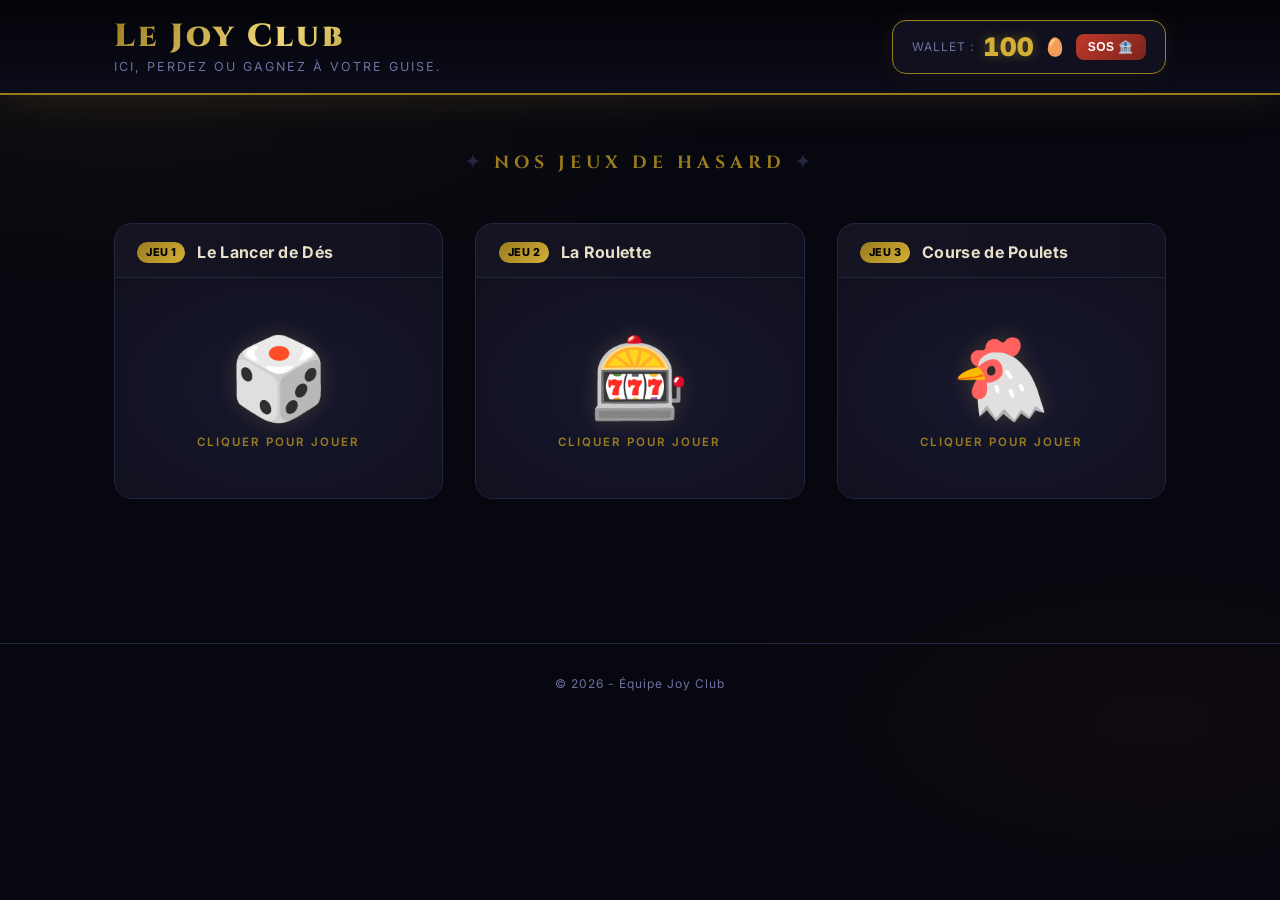
<file: index.html>
<!DOCTYPE html>
<html lang="fr">
<head>
    <meta charset="UTF-8">
    <meta name="viewport" content="width=device-width, initial-scale=1.0">
    <title>Joy Club - Accueil</title>
    <link rel="preconnect" href="https://fonts.googleapis.com">
    <link rel="preconnect" href="https://fonts.gstatic.com" crossorigin>
    <link rel="stylesheet" href="style.css">
</head>
<body>
    <header>
        <div class="container header-layout">
            <div class="title-group">
                <h1>Le Joy Club</h1>
                <p>Ici, perdez ou gagnez à votre guise.</p>
            </div>
            <div class="wallet-card header-wallet">
                <span class="wallet-label">Wallet :</span>
                <span id="gold-eggs-display" class="wallet-value">100</span>
                <span class="wallet-unit">🥚</span>
                <button onclick="rechargerFonds()" class="btn-sos">SOS 🏦</button>
            </div>
        </div>
    </header>

    <main class="container">
        <section class="intro">
            <h2>Nos jeux de hasard</h2>
        </section>
        
        <div class="games-grid">
            <section class="game-card">
                <div class="game-header">
                    <span class="game-badge">Jeu 1</span>
                    <h3>Le Lancer de Dés</h3>
                </div>
                <a href="jeu-des.html" class="game-link-portal">
                    <div class="game-viewport">
                        <span class="icon-large">🎲</span>
                        <p class="play-label">Cliquer pour jouer</p>
                    </div>
                </a>
            </section>

            <section class="game-card">
                <div class="game-header">
                    <span class="game-badge">Jeu 2</span>
                    <h3>La Roulette</h3>
                </div>
                <a href="roulette.html" class="game-link-portal">
                    <div class="game-viewport">
                        <span class="icon-large">🎰</span>
                        <p class="play-label">Cliquer pour jouer</p>
                    </div>
                </a>
            </section>

            <section class="game-card">
                <div class="game-header">
                    <span class="game-badge">Jeu 3</span>
                    <h3>Course de Poulets</h3>
                </div>
                <a href="course-poulets.html" class="game-link-portal">
                    <div class="game-viewport">
                        <span class="icon-large">🐔</span>
                        <p class="play-label">Cliquer pour jouer</p>
                    </div>
                </a>
            </section>
        </div>
    </main>

    <footer>
        <p>&copy; 2026 - Équipe Joy Club</p>
    </footer>

    <script src="script.js"></script>
</body>
</html>
</file>
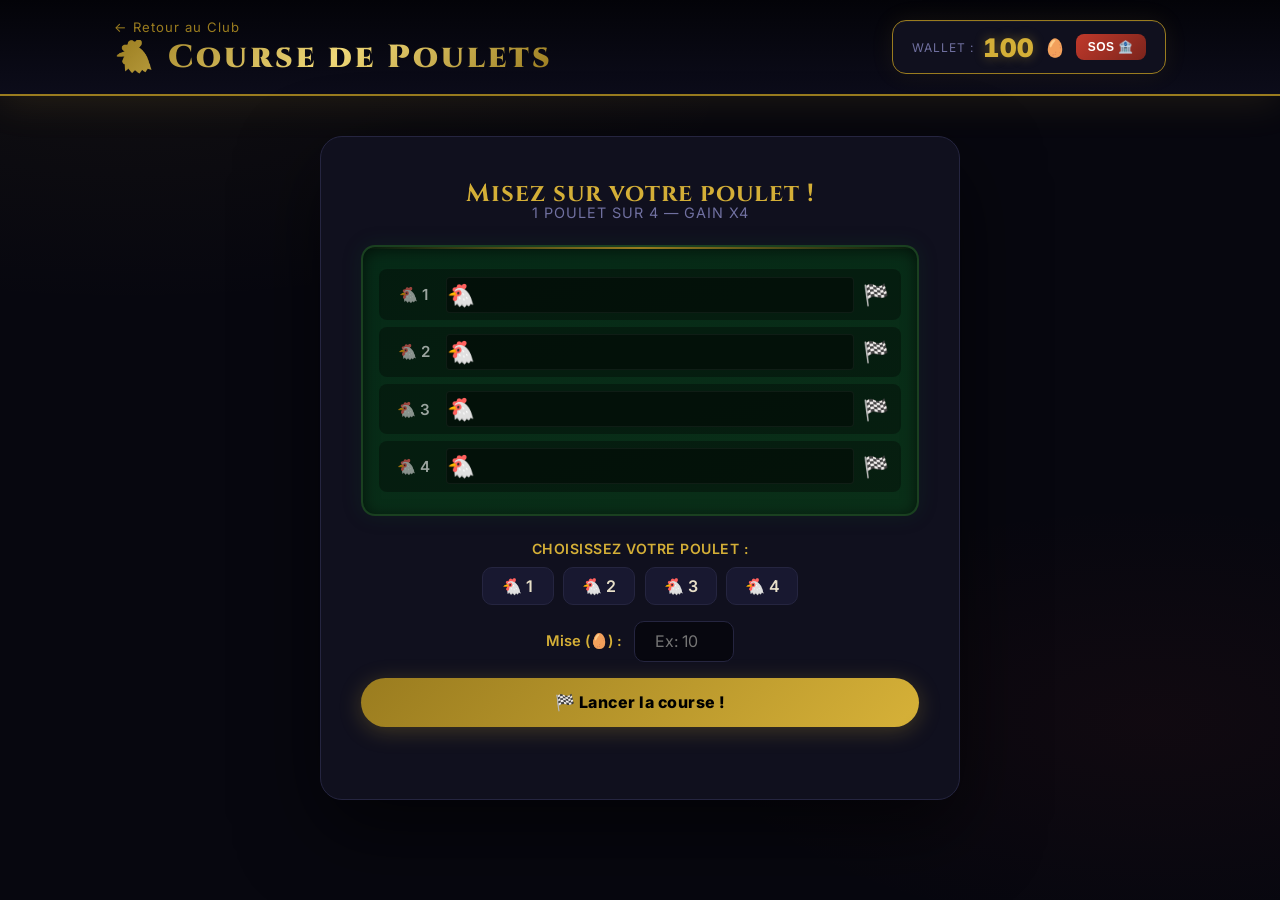
<file: course-poulets.html>
<!DOCTYPE html>
<html lang="fr">
<head>
    <meta charset="UTF-8">
    <meta name="viewport" content="width=device-width, initial-scale=1.0">
    <title>Course de Poulets - Joy Club</title>
    <link rel="preconnect" href="https://fonts.googleapis.com">
    <link rel="preconnect" href="https://fonts.gstatic.com" crossorigin>
    <link rel="stylesheet" href="style.css">
</head>
<body>
    <header>
        <div class="container header-layout">
            <div class="title-group">
                <a href="index.html" class="back-link">← Retour au Club</a>
                <h1>🐔 Course de Poulets</h1>
            </div>
            <div class="wallet-card header-wallet">
                <span class="wallet-label">Wallet :</span>
                <span id="gold-eggs-display" class="wallet-value">100</span>
                <span class="wallet-unit">🥚</span>
                <button onclick="rechargerFonds()" class="btn-sos">SOS 🏦</button>
            </div>
        </div>
    </header>

    <main class="container">
        <div class="game-container-focus">
            <h2>Misez sur votre poulet !</h2>
            <p class="game-odds">1 poulet sur 4 — Gain x4</p>

            <!-- Piste de course -->
            <div class="race-track">
                <div class="race-lane" id="lane-1">
                    <span class="lane-label">🐔 1</span>
                    <div class="track-bar">
                        <span class="chicken-runner" id="chicken-1">🐔</span>
                    </div>
                    <span class="finish-flag">🏁</span>
                </div>
                <div class="race-lane" id="lane-2">
                    <span class="lane-label">🐔 2</span>
                    <div class="track-bar">
                        <span class="chicken-runner" id="chicken-2">🐔</span>
                    </div>
                    <span class="finish-flag">🏁</span>
                </div>
                <div class="race-lane" id="lane-3">
                    <span class="lane-label">🐔 3</span>
                    <div class="track-bar">
                        <span class="chicken-runner" id="chicken-3">🐔</span>
                    </div>
                    <span class="finish-flag">🏁</span>
                </div>
                <div class="race-lane" id="lane-4">
                    <span class="lane-label">🐔 4</span>
                    <div class="track-bar">
                        <span class="chicken-runner" id="chicken-4">🐔</span>
                    </div>
                    <span class="finish-flag">🏁</span>
                </div>
            </div>

            <!-- Zone de mise -->
            <div class="betting-area-course">
                <div class="chicken-select">
                    <p class="select-label">Choisissez votre poulet :</p>
                    <div class="chicken-btns">
                        <button class="bet-btn chicken-btn" data-chicken="1" id="pick-1">🐔 1</button>
                        <button class="bet-btn chicken-btn" data-chicken="2" id="pick-2">🐔 2</button>
                        <button class="bet-btn chicken-btn" data-chicken="3" id="pick-3">🐔 3</button>
                        <button class="bet-btn chicken-btn" data-chicken="4" id="pick-4">🐔 4</button>
                    </div>
                </div>
                <div class="mise-area">
                    <label for="mise-course">Mise (🥚) :</label>
                    <input type="number" id="mise-course" min="1" placeholder="Ex: 10">
                </div>
                <button class="btn-action" id="btn-lancer-course">🏁 Lancer la course !</button>
                <p id="message-course" class="game-message"></p>
            </div>
        </div>
    </main>

    <!-- Popup victoire -->
    <div class="popup-overlay hidden" id="popup-course">
        <div class="popup-content">
            <span class="poule-emoji">🐔</span>
            <h2>COT COT COT !</h2>
            <p id="popup-texte-course">Votre poulet a gagné !</p>
            <button onclick="document.getElementById('popup-course').classList.add('hidden')" class="btn-action">🎉 Encaisser !</button>
        </div>
    </div>

    <script src="script.js"></script>
</body>
</html>
</file>
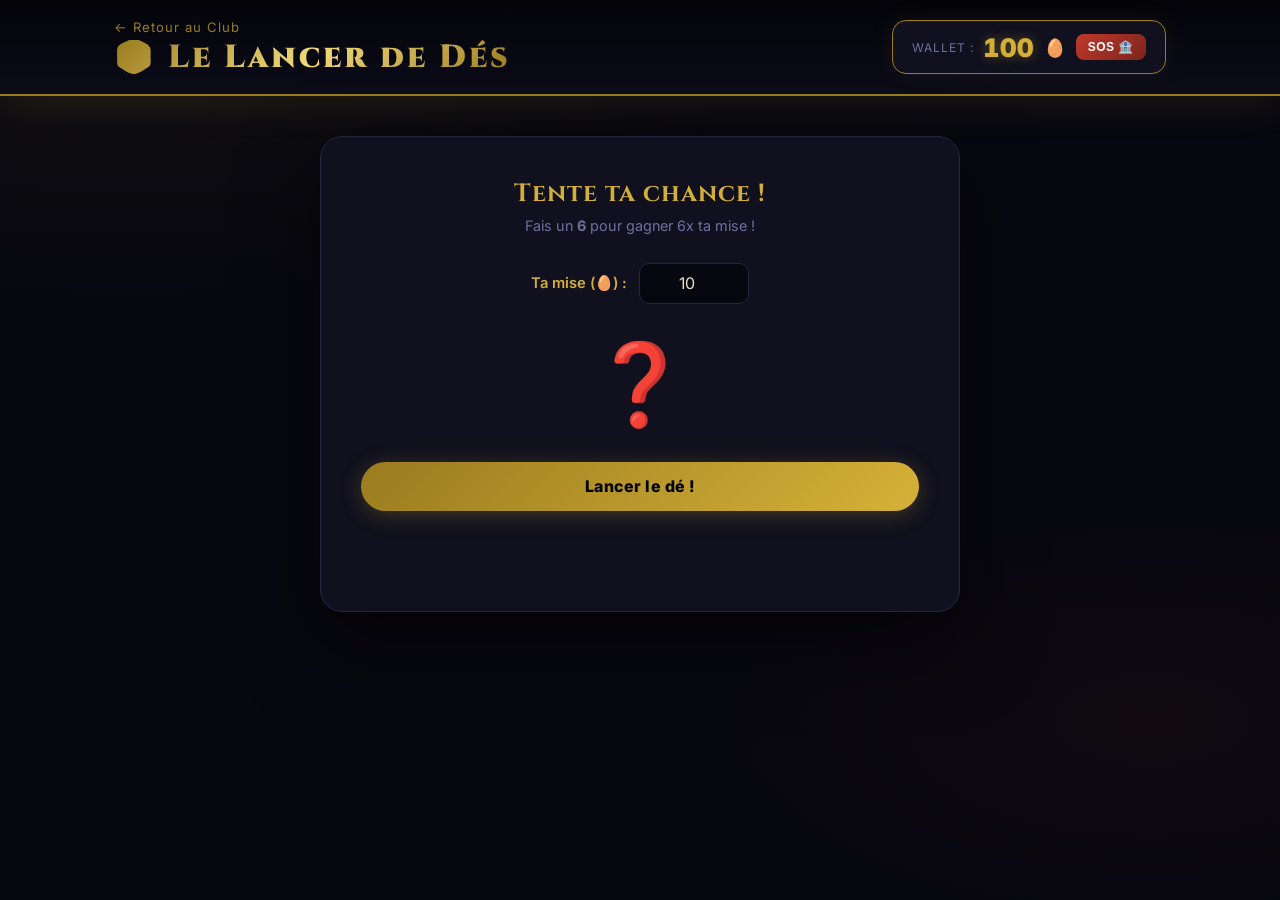
<file: jeu-des.html>
<!DOCTYPE html>
<html lang="fr">
<head>
    <meta charset="UTF-8">
    <meta name="viewport" content="width=device-width, initial-scale=1.0">
    <title>Dés - Joy Club</title>
    <link rel="preconnect" href="https://fonts.googleapis.com">
    <link rel="preconnect" href="https://fonts.gstatic.com" crossorigin>
    <link rel="stylesheet" href="style.css">
</head>
<body>
    <header>
        <div class="container header-layout">
            <div class="title-group">
                <a href="index.html" class="back-link">← Retour au Club</a>
                <h1>🎲 Le Lancer de Dés</h1>
            </div>
            <div class="wallet-card header-wallet">
                <span class="wallet-label">Wallet :</span>
                <span id="gold-eggs-display" class="wallet-value">100</span>
                <span class="wallet-unit">🥚</span>
                <button onclick="rechargerFonds()" class="btn-sos">SOS 🏦</button>
            </div>
        </div>
    </header>

    <main class="container">
        <div class="game-container-focus">
            <h2>Tente ta chance !</h2>
            <p>Fais un <strong>6</strong> pour gagner 6x ta mise !</p>
            
            <div class="input-group">
                <label for="mise-de">Ta mise (🥚) :</label>
                <input type="number" id="mise-de" min="1" value="10">
            </div>
            
            <div id="resultat-de" class="dice-display">❓</div>
            
            <button id="btn-lancer-de" class="btn-action">Lancer le dé !</button>
            <p id="message-jeu" class="game-status"></p>
        </div>
    </main>

    <div id="popup-poule" class="popup-overlay hidden">
        <div class="popup-content">
            <div class="poule-emoji">🐔</div>
            <h3>Cot Cot Codet !</h3>
            <p id="popup-texte"></p>
            <button onclick="document.getElementById('popup-poule').classList.add('hidden')" class="btn-action">Super !</button>
        </div>
    </div>

    <script src="script.js"></script>
</body>
</html>
</file>
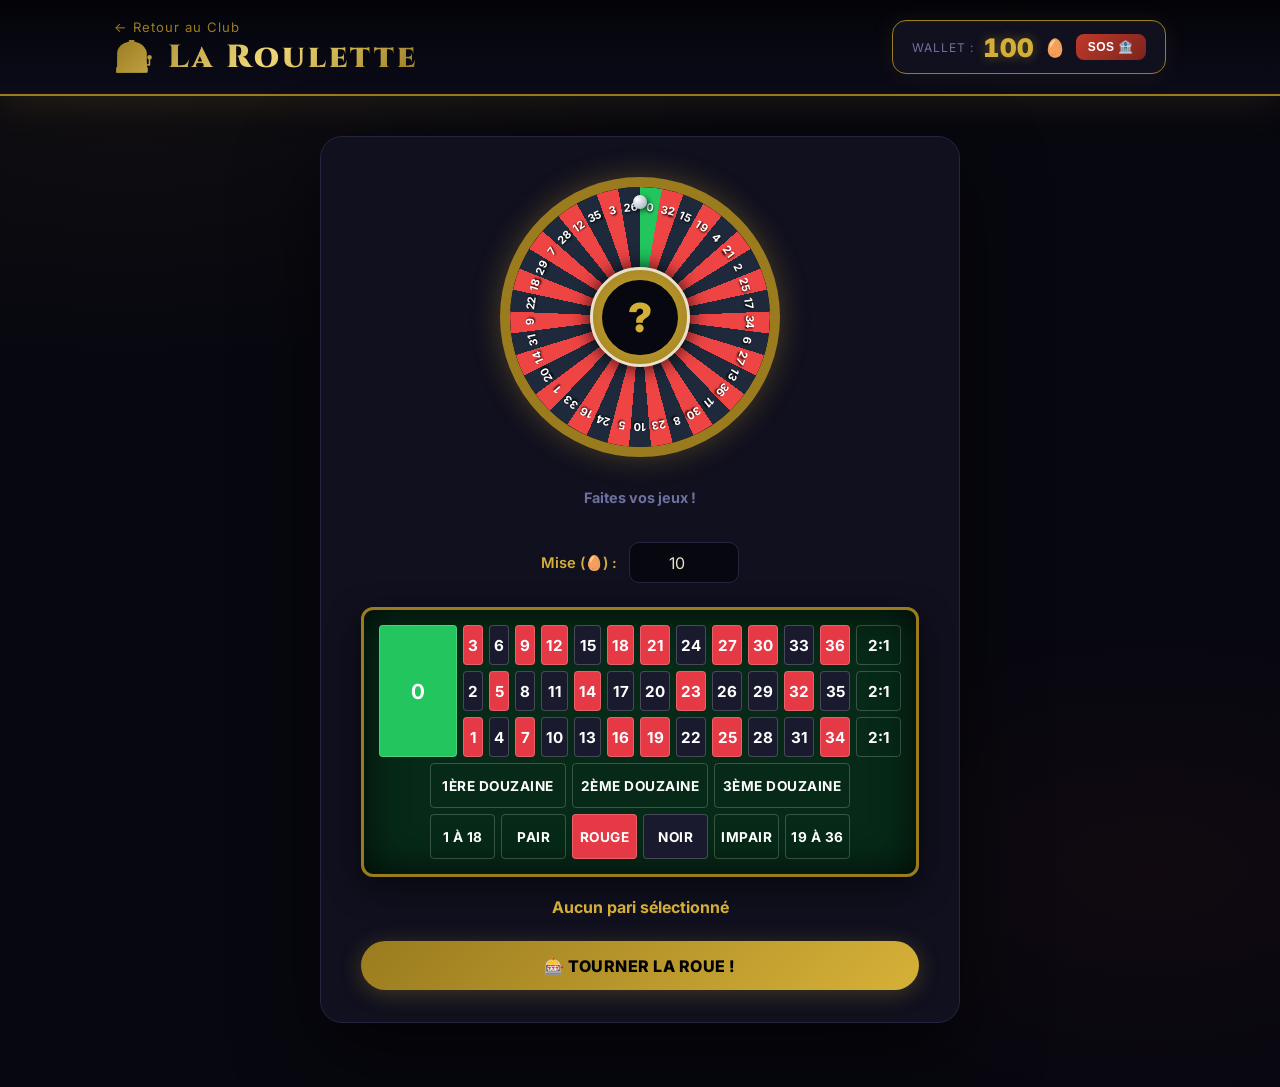
<file: roulette.html>
<!DOCTYPE html>
<html lang="fr">
<head>
    <meta charset="UTF-8">
    <meta name="viewport" content="width=device-width, initial-scale=1.0">
    <title>La Roulette du Coq - Joy Club</title>
    <link rel="preconnect" href="https://fonts.googleapis.com">
    <link rel="preconnect" href="https://fonts.gstatic.com" crossorigin>
    <link rel="stylesheet" href="style.css">
    </head>
<body>
    <header>
        <div class="container header-layout">
            <div class="title-group">
                <a href="index.html" class="back-link">← Retour au Club</a>
                <h1>🎰 La Roulette</h1>
            </div>
            <div class="wallet-card header-wallet">
                <span class="wallet-label">Wallet :</span>
                <span id="gold-eggs-display" class="wallet-value">...</span>
                <span class="wallet-unit">🥚</span>
                <button onclick="rechargerFonds()" class="btn-sos">SOS 🏦</button>
            </div>
        </div>
    </header>

    <main class="container">
        <div class="game-container-focus">
            <div class="wheel-section">
                <div class="roulette-board-wrapper">
                    <div id="real-roulette-wheel" class="real-wheel"></div>
                    <div id="ball-track" class="ball-track">
                        <div class="roulette-ball"></div>
                    </div>
                    <div class="wheel-center">
                        <div id="roulette-result-display" class="result-display-inner">?</div>
                    </div>
                </div>
            </div>
            
            <p id="roulette-message" class="game-status">Faites vos jeux !</p>

            <div class="betting-board">
                <div class="input-group">
                    <label>Mise (🥚) :</label>
                    <input type="number" id="bet-amount" min="1" value="10">
                </div>
                <div class="roulette-table-wrapper" id="roulette-table">
                    <div class="rt-top">
                        <div class="cell rt-zero" data-type="number" data-val="0">0</div>
                        <div class="rt-numbers" id="rt-numbers">
                            </div>
                        <div class="rt-2to1">
                            <div class="cell" data-type="column" data-val="3">2:1</div>
                            <div class="cell" data-type="column" data-val="2">2:1</div>
                            <div class="cell" data-type="column" data-val="1">2:1</div>
                        </div>
                    </div>
                    <div class="rt-dozens">
                        <div class="cell" data-type="dozen" data-val="1">1ère Douzaine</div>
                        <div class="cell" data-type="dozen" data-val="2">2ème Douzaine</div>
                        <div class="cell" data-type="dozen" data-val="3">3ème Douzaine</div>
                    </div>
                    <div class="rt-outside">
                        <div class="cell" data-type="half" data-val="1">1 à 18</div>
                        <div class="cell" data-type="parity" data-val="even">PAIR</div>
                        <div class="cell red" data-type="color" data-val="red">ROUGE</div>
                        <div class="cell black" data-type="color" data-val="black">NOIR</div>
                        <div class="cell" data-type="parity" data-val="odd">IMPAIR</div>
                        <div class="cell" data-type="half" data-val="2">19 à 36</div>
                    </div>
                </div>
                <p id="selected-bet-display" style="color: var(--gold); font-weight: bold; margin-bottom: 1.5rem; text-align: center;">Aucun pari sélectionné</p>
            </div>

            <button id="spin-btn" class="btn-action">🎰 TOURNER LA ROUE !</button>
        </div>
    </main>

    <div id="popup-resultat-roulette" class="popup-overlay hidden">
        <div class="popup-content">
            <div id="popup-emoji" class="poule-emoji">🐔</div>
            <h3 id="popup-titre">Résultat</h3>
            <p id="popup-texte-roulette"></p>
            <button onclick="document.getElementById('popup-resultat-roulette').classList.add('hidden')" class="btn-action">Continuer</button>
        </div>
    </div>

    <script src="script.js"></script>
</body>
</html>
</file>
<file: style.css>
@import url('https://fonts.googleapis.com/css2?family=Cinzel:wght@400;700;900&family=Inter:wght@400;600;700;900&display=swap');

/* ===== VARIABLES ===== */
:root {
    --gold:        #d4af37;
    --gold-light:  #f0d878;
    --gold-dark:   #9a7c1f;
    --dark-bg:     #07070f;
    --dark-card:   #10101e;
    --dark-panel:  #181830;
    --dark-border: #252540;
    --felt:        #0d4f2c;
    --felt-dark:   #062a17;
    --success:     #27ae60;
    --danger:      #e74c3c;
    --red-btn:     #c0392b;
    --text:        #e8e0c8;
    --text-muted:  #7070a0;
}

/* ===== RESET ===== */
*, *::before, *::after { box-sizing: border-box; margin: 0; padding: 0; }

/* ===== BODY ===== */
body {
    font-family: 'Inter', system-ui, sans-serif;
    background-color: var(--dark-bg);
    background-image:
        radial-gradient(ellipse 80% 40% at 10% 10%, rgba(212,175,55,.04) 0%, transparent 60%),
        radial-gradient(ellipse 60% 40% at 90% 80%, rgba(192,57,43,.05) 0%, transparent 60%);
    min-height: 100vh;
    color: var(--text);
}

.container {
    max-width: 1100px;
    margin: 0 auto;
    padding: 0 1.5rem;
}

/* ===== HEADER ===== */
header {
    background: linear-gradient(180deg, #030308 0%, #0c0c1a 100%);
    border-bottom: 2px solid var(--gold-dark);
    padding: 1.2rem 0;
    box-shadow: 0 6px 40px rgba(212,175,55,.12);
}

.header-layout {
    display: flex;
    justify-content: space-between;
    align-items: center;
    gap: 1rem;
}

.title-group { display: flex; flex-direction: column; gap: 0.3rem; }

.title-group h1 {
    font-family: 'Cinzel', serif;
    font-size: 2rem;
    font-weight: 900;
    background: linear-gradient(135deg, var(--gold-dark) 0%, var(--gold-light) 50%, var(--gold-dark) 100%);
    -webkit-background-clip: text;
    -webkit-text-fill-color: transparent;
    background-clip: text;
    letter-spacing: 3px;
    line-height: 1.1;
}

.title-group p {
    color: var(--text-muted);
    font-size: 0.78rem;
    letter-spacing: 2px;
    text-transform: uppercase;
}

.back-link {
    color: var(--gold-dark);
    text-decoration: none;
    font-size: 0.82rem;
    letter-spacing: 1px;
    transition: color 0.2s;
    display: flex;
    align-items: center;
    gap: 0.4rem;
}
.back-link:hover { color: var(--gold); }

/* ===== WALLET ===== */
.wallet-card {
    background: var(--dark-card);
    border: 1.5px solid var(--gold-dark);
    border-radius: 14px;
    padding: 0.65rem 1.2rem;
    display: flex;
    align-items: center;
    gap: 0.6rem;
    box-shadow: 0 0 24px rgba(212,175,55,.08), inset 0 1px 0 rgba(255,255,255,.04);
    transition: border-color 0.3s, box-shadow 0.3s;
}
.wallet-card:hover {
    border-color: var(--gold);
    box-shadow: 0 0 30px rgba(212,175,55,.18);
}

.wallet-label { color: var(--text-muted); font-size: 0.75rem; text-transform: uppercase; letter-spacing: 1px; }
.wallet-value {
    font-size: 1.6rem;
    font-weight: 900;
    color: var(--gold);
    font-variant-numeric: tabular-nums;
    text-shadow: 0 0 12px rgba(212,175,55,.4);
}
.wallet-unit { font-size: 1.1rem; }

.btn-sos {
    background: linear-gradient(135deg, var(--red-btn), #7b241c);
    color: white;
    border: none;
    padding: 0.38rem 0.75rem;
    border-radius: 8px;
    cursor: pointer;
    font-weight: 700;
    font-size: 0.75rem;
    letter-spacing: 0.5px;
    transition: opacity 0.2s, transform 0.1s;
}
.btn-sos:hover { opacity: 0.85; transform: scale(1.03); }

/* ===== FOOTER ===== */
footer {
    text-align: center;
    padding: 2rem;
    color: var(--text-muted);
    font-size: 0.75rem;
    border-top: 1px solid var(--dark-border);
    margin-top: 5rem;
    letter-spacing: 1px;
}

/* ===== INDEX — SECTION INTRO ===== */
.intro {
    text-align: center;
    padding: 3.5rem 0 1.5rem;
}

.intro h2 {
    font-family: 'Cinzel', serif;
    font-size: 1.1rem;
    color: var(--gold-dark);
    letter-spacing: 5px;
    text-transform: uppercase;
}
.intro h2::before, .intro h2::after { content: '  ✦  '; color: var(--dark-border); }

/* ===== INDEX — GAME GRID ===== */
.games-grid {
    display: grid;
    grid-template-columns: repeat(auto-fit, minmax(300px, 1fr));
    gap: 2rem;
    padding: 1.5rem 0 4rem;
}

.game-card {
    background: var(--dark-card);
    border: 1px solid var(--dark-border);
    border-radius: 18px;
    overflow: hidden;
    transition: transform 0.25s, box-shadow 0.25s, border-color 0.25s;
}
.game-card:hover {
    transform: translateY(-8px);
    box-shadow: 0 24px 60px rgba(0,0,0,.6), 0 0 40px rgba(212,175,55,.12);
    border-color: var(--gold-dark);
}

.game-header {
    padding: 1.1rem 1.4rem 0.9rem;
    display: flex;
    align-items: center;
    gap: 0.75rem;
    border-bottom: 1px solid var(--dark-border);
    background: linear-gradient(90deg, rgba(255,255,255,.02) 0%, transparent 100%);
}

.game-badge {
    background: linear-gradient(135deg, var(--gold-dark), var(--gold));
    color: #000;
    font-size: 0.68rem;
    font-weight: 800;
    padding: 0.22rem 0.55rem;
    border-radius: 20px;
    letter-spacing: 0.5px;
    text-transform: uppercase;
}

.game-header h3 {
    color: var(--text);
    font-size: 1rem;
    font-weight: 700;
    letter-spacing: 0.3px;
}

.game-link-portal { text-decoration: none; color: inherit; display: block; }

.game-viewport {
    height: 220px;
    display: flex;
    flex-direction: column;
    align-items: center;
    justify-content: center;
    gap: 0.6rem;
    background: radial-gradient(ellipse at center, var(--dark-panel) 0%, var(--dark-card) 100%);
    position: relative;
    overflow: hidden;
}
.game-viewport::after {
    content: '';
    position: absolute;
    inset: 0;
    background: radial-gradient(ellipse at center, rgba(212,175,55,.05) 0%, transparent 70%);
    opacity: 0;
    transition: opacity 0.3s;
}
.game-link-portal:hover .game-viewport::after { opacity: 1; }

.icon-large {
    font-size: 5rem;
    transition: transform 0.3s, filter 0.3s;
    filter: drop-shadow(0 0 10px rgba(212,175,55,.2));
}
.game-link-portal:hover .icon-large {
    transform: scale(1.2) rotate(8deg);
    filter: drop-shadow(0 0 28px rgba(212,175,55,.55));
}

.play-label {
    color: var(--gold-dark);
    font-size: 0.72rem;
    letter-spacing: 2px;
    text-transform: uppercase;
    font-weight: 600;
}

/* ===== GAME PAGES — CONTAINER ===== */
main.container { padding-top: 0; }

.game-container-focus {
    max-width: 640px;
    margin: 2.5rem auto 4rem;
    background: var(--dark-card);
    border: 1px solid var(--dark-border);
    padding: 2.5rem 2.5rem 2rem;
    border-radius: 22px;
    box-shadow: 0 30px 80px rgba(0,0,0,.6);
    text-align: center;
}

.game-container-focus h2 {
    font-family: 'Cinzel', serif;
    color: var(--gold);
    font-size: 1.55rem;
    margin-bottom: 0.4rem;
    letter-spacing: 1px;
}
.game-container-focus > p {
    color: var(--text-muted);
    font-size: 0.9rem;
    margin-bottom: 1.8rem;
}

/* ===== INPUTS ===== */
.input-group {
    display: flex;
    align-items: center;
    justify-content: center;
    gap: 0.8rem;
    margin-bottom: 1.5rem;
}
.input-group label { color: var(--gold); font-weight: 600; font-size: 0.92rem; }

input[type="number"] {
    background: var(--dark-bg);
    border: 1.5px solid var(--dark-border);
    color: var(--text);
    padding: 0.6rem 0.9rem;
    border-radius: 10px;
    font-size: 1rem;
    width: 110px;
    text-align: center;
    font-family: 'Inter', sans-serif;
    transition: border-color 0.2s, box-shadow 0.2s;
}
input[type="number"]:focus {
    outline: none;
    border-color: var(--gold);
    box-shadow: 0 0 14px rgba(212,175,55,.2);
}

/* ===== BUTTONS ===== */
.btn-action {
    background: linear-gradient(135deg, var(--gold-dark) 0%, var(--gold) 50%, var(--gold-dark) 100%);
    background-size: 200% auto;
    color: #000;
    border: none;
    padding: 0.9rem 2rem;
    border-radius: 50px;
    font-weight: 800;
    cursor: pointer;
    font-size: 1rem;
    width: 100%;
    letter-spacing: 0.5px;
    font-family: 'Inter', sans-serif;
    transition: background-position 0.4s, transform 0.15s, box-shadow 0.3s;
    box-shadow: 0 4px 22px rgba(212,175,55,.25);
}
.btn-action:hover {
    background-position: right center;
    transform: translateY(-2px);
    box-shadow: 0 10px 35px rgba(212,175,55,.45);
}
.btn-action:active { transform: translateY(1px); }
.btn-action:disabled {
    opacity: 0.35;
    cursor: not-allowed;
    transform: none;
    box-shadow: none;
}

/* ===== DÉ ===== */
.dice-display {
    min-height: 110px;
    display: flex;
    align-items: center;
    justify-content: center;
    margin: 1.5rem 0;
    font-size: 5rem;
}

.dice-css {
    width: 100px;
    height: 100px;
    background: #f5f0e8;
    border: 3px solid var(--gold-dark);
    border-radius: 18px;
    display: grid;
    grid-template-columns: repeat(3, 1fr);
    grid-template-rows: repeat(3, 1fr);
    padding: 10px;
    box-shadow: 0 0 28px rgba(212,175,55,.3), 0 6px 20px rgba(0,0,0,.5);
    margin: 0 auto;
}

.dot {
    width: 17px;
    height: 17px;
    background: #1a1a1a;
    border-radius: 50%;
    justify-self: center;
    align-self: center;
}
.dot.red { background: var(--danger); box-shadow: 0 0 8px var(--danger); }

.game-status {
    margin-top: 1rem;
    font-size: 1.05rem;
    font-weight: 700;
    min-height: 1.5rem;
}

@keyframes rollDice {
    0%   { transform: rotate(0deg)   scale(1);   }
    25%  { transform: rotate(90deg)  scale(1.2); }
    50%  { transform: rotate(180deg) scale(0.9); }
    75%  { transform: rotate(270deg) scale(1.1); }
    100% { transform: rotate(360deg) scale(1);   }
}
.rolling { animation: rollDice 0.4s ease-in-out infinite; display: inline-block; }

/* ===== COURSE DE POULETS ===== */
.game-odds {
    color: var(--text-muted);
    font-size: 0.82rem;
    margin-top: -0.8rem !important;
    margin-bottom: 1.5rem !important;
    letter-spacing: 1px;
    text-transform: uppercase;
}

.race-track {
    background: linear-gradient(160deg, var(--felt-dark) 0%, #0a2f18 100%);
    border-radius: 14px;
    padding: 1rem;
    margin-bottom: 1.5rem;
    border: 2px solid #1a4020;
    box-shadow: inset 0 3px 15px rgba(0,0,0,.6), 0 0 20px rgba(13,79,44,.2);
    position: relative;
}
.race-track::before {
    content: '';
    position: absolute;
    top: 0; left: 0; right: 0;
    height: 2px;
    background: linear-gradient(90deg, transparent, var(--gold-dark), transparent);
    border-radius: 14px 14px 0 0;
}

.race-lane {
    display: flex;
    align-items: center;
    gap: 0.5rem;
    margin: 0.4rem 0;
    background: rgba(0,0,0,.35);
    border-radius: 8px;
    padding: 0.4rem 0.6rem;
    border: 1px solid transparent;
    transition: background 0.4s, border-color 0.4s, box-shadow 0.4s;
}

.lane-label {
    font-size: 0.95rem;
    min-width: 48px;
    text-align: center;
    color: rgba(255,255,255,.6);
    font-weight: 600;
}

.track-bar {
    flex: 1;
    height: 36px;
    background: rgba(0,0,0,.4);
    border-radius: 4px;
    position: relative;
    overflow: hidden;
    border: 1px solid rgba(255,255,255,.05);
}

.chicken-runner {
    position: absolute;
    left: 0%;
    top: 50%;
    transform: translateY(-50%);
    font-size: 1.4rem;
    line-height: 1;
}

.finish-flag { font-size: 1.3rem; min-width: 28px; text-align: center; }

.race-lane.winner-lane {
    background: rgba(39,174,96,.18);
    border-color: var(--success);
    box-shadow: 0 0 12px rgba(39,174,96,.25);
}
.race-lane.loser-lane { opacity: 0.32; }

.betting-area-course {
    display: flex;
    flex-direction: column;
    gap: 1rem;
    align-items: center;
}

.chicken-select { width: 100%; }
.select-label {
    font-weight: 600;
    color: var(--gold);
    margin-bottom: 0.6rem;
    font-size: 0.88rem;
    letter-spacing: 0.5px;
    text-transform: uppercase;
}

.chicken-btns { display: flex; gap: 0.6rem; justify-content: center; flex-wrap: wrap; }

.chicken-btn {
    background: var(--dark-panel);
    border: 1.5px solid var(--dark-border);
    color: var(--text);
    font-size: 1rem;
    padding: 0.5rem 1rem;
    min-width: 72px;
    border-radius: 10px;
    cursor: pointer;
    font-family: 'Inter', sans-serif;
    font-weight: 600;
    transition: all 0.15s;
}
.chicken-btn:hover:not(:disabled) { border-color: var(--gold-dark); background: #202038; }
.chicken-btn:disabled { cursor: not-allowed; opacity: 0.5; }

.chicken-btn.selected-chicken {
    background: linear-gradient(135deg, var(--gold-dark), var(--gold));
    color: #000;
    border-color: var(--gold);
    font-weight: 800;
    box-shadow: 0 0 18px rgba(212,175,55,.4);
    transform: scale(1.08);
}

.mise-area { display: flex; gap: 0.8rem; align-items: center; justify-content: center; }
.mise-area label { color: var(--gold); font-weight: 600; font-size: 0.92rem; }
.mise-area input { width: 100px; }

.game-message {
    font-size: 1rem;
    font-weight: 700;
    min-height: 1.5rem;
    text-align: center;
    letter-spacing: 0.3px;
}

/* ===== POPUP ===== */
.popup-overlay {
    position: fixed;
    inset: 0;
    background: rgba(0,0,0,.88);
    display: flex;
    justify-content: center;
    align-items: center;
    z-index: 1000;
    backdrop-filter: blur(6px);
}

.popup-content {
    background: var(--dark-card);
    border: 1.5px solid var(--gold-dark);
    padding: 2.5rem 2rem;
    border-radius: 22px;
    text-align: center;
    animation: popIn 0.35s cubic-bezier(0.175, 0.885, 0.32, 1.275);
    box-shadow: 0 0 70px rgba(212,175,55,.2), 0 30px 80px rgba(0,0,0,.7);
    max-width: 380px;
    width: 90%;
}
.popup-content h2, .popup-content h3 {
    font-family: 'Cinzel', serif;
    color: var(--gold);
    margin: 0.5rem 0;
    letter-spacing: 1px;
}
.popup-content p { color: var(--text-muted); margin: 0.5rem 0 1.5rem; font-size: 0.95rem; }
.popup-content .btn-action { margin-top: 0.5rem; }

.poule-emoji {
    font-size: 4rem;
    display: block;
    margin-bottom: 0.5rem;
    animation: bounce 0.7s infinite alternate;
    filter: drop-shadow(0 0 12px rgba(212,175,55,.4));
}

.hidden { display: none !important; }

/* ===== ANIMATIONS ===== */
@keyframes popIn {
    0%   { transform: scale(0.4); opacity: 0; }
    100% { transform: scale(1);   opacity: 1; }
}
@keyframes bounce {
    0%   { transform: translateY(0); }
    100% { transform: translateY(-14px); }
}

/* ===== STYLES SPECIFIQUES ROULETTE (Thème Joy Club) ===== */
.wheel-section {
    display: flex;
    justify-content: center;
    margin-bottom: 2rem;
}

.roulette-board-wrapper {
    position: relative; 
    width: 280px; 
    height: 280px;
    border-radius: 50%;
    border: 10px solid var(--gold-dark);
    box-shadow: 0 0 30px rgba(212,175,55,0.3), inset 0 0 20px rgba(0,0,0,0.8);
    background-color: #111; 
    overflow: hidden;
}

.real-wheel {
    position: absolute; top: 0; left: 0; width: 100%; height: 100%;
    border-radius: 50%; transition: transform 4s cubic-bezier(0.25, 0.1, 0.1, 1);
}

.wheel-number {
    position: absolute;
    top: 50%; left: 50%;
    width: 20px; height: 20px;
    margin-top: -10px; margin-left: -10px;
    text-align: center; line-height: 20px;
    color: white; font-weight: bold; font-size: 11px;
    text-shadow: 1px 1px 2px #000;
}

.ball-track {
    position: absolute; top: 50%; left: 50%;
    width: 240px; height: 240px;
    margin-top: -120px; margin-left: -120px;
    border-radius: 50%; z-index: 5;
    transition: transform 4s cubic-bezier(0.25, 0.1, 0.1, 1);
}

.roulette-ball {
    position: absolute; top: -2px; left: 50%;
    width: 14px; height: 14px; margin-left: -7px;
    background: radial-gradient(circle at 30% 30%, #ffffff, #94a3b8);
    border-radius: 50%; box-shadow: 2px 2px 5px rgba(0,0,0,0.6);
}

.wheel-center {
    position: absolute; top: 50%; left: 50%;
    width: 100px; height: 100px;
    margin-top: -50px; margin-left: -50px;
    background: radial-gradient(circle, var(--gold), var(--gold-dark));
    border-radius: 50%; z-index: 10; display: flex; align-items: center; justify-content: center;
    box-shadow: 0 0 20px rgba(0,0,0,0.9); border: 3px solid var(--text);
}

.result-display-inner {
    width: 80%; height: 80%; background: var(--dark-bg); border-radius: 50%;
    color: var(--gold); font-size: 2.5rem; font-weight: 900; 
    display: flex; align-items: center; justify-content: center;
}

.bet-btn.selected {
    outline: 3px solid var(--gold);
    transform: scale(1.05);
}

.bet-buttons {
    display: flex;
    flex-wrap: wrap;
    gap: 1rem;
    justify-content: center;
    margin: 1.5rem 0;
}

.bet-options .bet-btn {
    padding: 0.8rem 1.5rem;
    border-radius: 10px;
    font-weight: 800;
    font-size: 0.95rem;
    cursor: pointer;
    border: none;
    color: white;
    transition: transform 0.2s, box-shadow 0.2s, outline 0.2s;
    font-family: 'Inter', sans-serif;
    text-shadow: 0px 2px 4px rgba(0,0,0,0.6);
    box-shadow: 0 4px 10px rgba(0,0,0,0.3);
}

.bet-options .bet-btn:hover {
    transform: translateY(-3px);
    box-shadow: 0 6px 15px rgba(0,0,0,0.5);
}

.btn-red {
    background: linear-gradient(135deg, var(--danger) 0%, #900 100%);
    border-bottom: 4px solid #700;
}

.btn-black {
    background: linear-gradient(135deg, #444 0%, #000 100%);
    border-bottom: 4px solid #000;
}

.btn-number {
    background: linear-gradient(135deg, var(--success) 0%, #0a5022 100%);
    border-bottom: 4px solid #052c11;
}

.number-bet {
    display: flex;
    align-items: center;
    gap: 0.5rem;
}

.number-bet input {
    height: 100%;
    width: 80px;
    margin: 0;
}

/* ===== TAPIS DE ROULETTE ===== */
.roulette-table-wrapper {
    background: var(--felt-dark);
    padding: 15px;
    border-radius: 12px;
    border: 3px solid var(--gold-dark);
    margin: 20px auto;
    display: flex;
    flex-direction: column;
    gap: 6px;
    overflow-x: auto;
    box-shadow: inset 0 0 40px rgba(0,0,0,0.8), 0 10px 30px rgba(0,0,0,0.5);
    max-width: 100%;
}

.rt-top { display: flex; gap: 6px; }

.rt-zero {
    background: #22c55e;
    color: white;
    width: 45px;
    font-size: 1.3rem !important;
}

.rt-numbers {
    display: flex;
    gap: 6px;
    flex: 1;
}

.rt-col {
    display: flex;
    flex-direction: column;
    gap: 6px;
    flex: 1;
}

.rt-2to1 {
    display: flex;
    flex-direction: column;
    gap: 6px;
    width: 45px;
}

.cell {
    flex: 1;
    display: flex;
    align-items: center;
    justify-content: center;
    border: 1px solid rgba(255, 255, 255, 0.2);
    border-radius: 4px;
    cursor: pointer;
    color: white;
    font-weight: bold;
    font-size: 0.95rem;
    min-height: 40px;
    transition: all 0.2s;
    text-align: center;
    padding: 0 4px;
    user-select: none;
}

.cell.red { background: #e63946; }
.cell.black { background: #1a1a2e; }
.cell:hover { outline: 2px solid var(--gold); transform: scale(1.05); z-index: 2; background: rgba(255,255,255,0.1); }
.cell.red:hover { background: #ff4d5a; }
.cell.black:hover { background: #2a2a4a; }

.cell.selected { 
    outline: 3px solid var(--gold-light);
    box-shadow: 0 0 15px var(--gold), inset 0 0 10px rgba(0,0,0,0.5);
    transform: scale(1.08);
    z-index: 3;
}

.rt-dozens, .rt-outside {
    display: flex;
    gap: 6px;
    margin-left: 51px; /* Aligné après le 0 */
    margin-right: 51px; /* Aligné avant les 2:1 */
}

.rt-dozens .cell, .rt-outside .cell {
    min-height: 45px;
    font-size: 0.85rem;
    text-transform: uppercase;
    letter-spacing: 0.5px;
}
</file>
